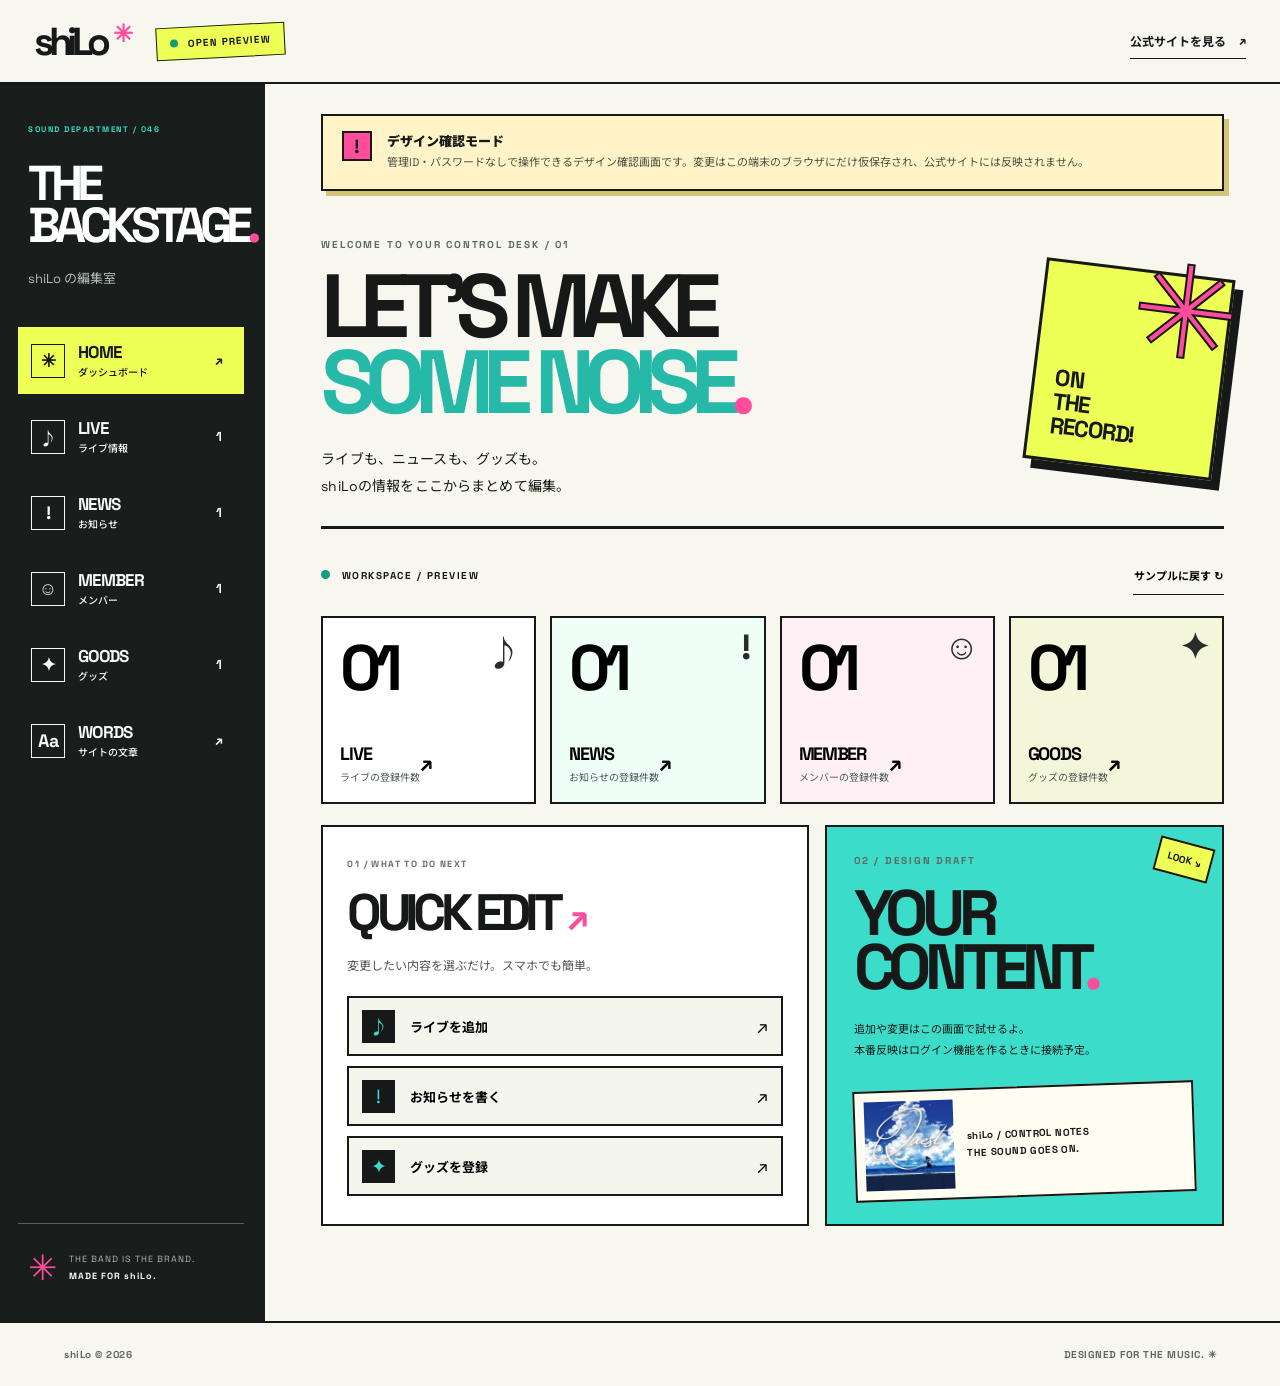
<file: admin/index.html>
<!doctype html>
<html lang="ja">
<head>
<meta charset="utf-8">
<meta name="viewport" content="width=device-width, initial-scale=1">
<meta name="theme-color" content="#f7f7f0">
<meta name="robots" content="noindex,nofollow">
<meta name="description" content="shiLo 管理画面のデザイン確認用プレビュー。ログイン・本番保存は未実装です。">
<title>BACKSTAGE / shiLo — 管理画面デザイン</title>
<link rel="preconnect" href="https://fonts.googleapis.com">
<link rel="preconnect" href="https://fonts.gstatic.com" crossorigin>
<link rel="stylesheet" href="./admin.css?v=backstage-open-20261017">
<script src="./admin.js?v=backstage-open-20261017" defer></script>
</head>
<body>
<a class="skip-link" href="#main">編集エリアへ移動</a>
<header class="topbar">
  <a class="brand" href="../" aria-label="shiLoのホームに戻る">shi<span>Lo</span><b>✳</b></a>
  <span class="studio-chip"><span class="live-dot" aria-hidden="true"></span> OPEN PREVIEW</span>
  <a class="site-link" href="../" target="_blank" rel="noopener noreferrer">公式サイトを見る <span aria-hidden="true">↗</span></a>
</header>
<div class="app-frame">
  <aside class="sidebar" aria-label="管理メニュー">
    <div class="sidebar-title"><span class="sidebar-side">SOUND DEPARTMENT / 046</span><strong>THE<br>BACKSTAGE<span>.</span></strong><p>shiLo の編集室</p></div>
    <nav class="side-nav" aria-label="コンテンツの管理">
      <button type="button" class="nav-item active" data-view="dashboard" aria-current="page"><span class="nav-icon" aria-hidden="true">✳</span><span>HOME<small>ダッシュボード</small></span><span class="nav-arrow">↗</span></button>
      <button type="button" class="nav-item" data-view="events"><span class="nav-icon" aria-hidden="true">♪</span><span>LIVE<small>ライブ情報</small></span><span class="nav-count" data-count="events">0</span></button>
      <button type="button" class="nav-item" data-view="news"><span class="nav-icon" aria-hidden="true">!</span><span>NEWS<small>お知らせ</small></span><span class="nav-count" data-count="news">0</span></button>
      <button type="button" class="nav-item" data-view="members"><span class="nav-icon" aria-hidden="true">☺</span><span>MEMBER<small>メンバー</small></span><span class="nav-count" data-count="members">0</span></button>
      <button type="button" class="nav-item" data-view="goods"><span class="nav-icon" aria-hidden="true">✦</span><span>GOODS<small>グッズ</small></span><span class="nav-count" data-count="goods">0</span></button>
      <button type="button" class="nav-item" data-view="settings"><span class="nav-icon" aria-hidden="true">Aa</span><span>WORDS<small>サイトの文章</small></span><span class="nav-arrow">↗</span></button>
    </nav>
    <div class="sidebar-footer"><span class="little-mark">✳</span><p>THE BAND IS THE BRAND.<br><strong>MADE FOR shiLo.</strong></p></div>
  </aside>

  <main id="main" class="main">
    <div class="notice" role="note"><span class="notice-symbol" aria-hidden="true">!</span><p><strong>デザイン確認モード</strong><span>管理ID・パスワードなしで操作できるデザイン確認画面です。変更はこの端末のブラウザにだけ仮保存され、公式サイトには反映されません。</span></p></div>
    <nav class="mobile-nav" aria-label="スマホ管理メニュー">
      <button type="button" data-mobile-view="dashboard" aria-current="page"><span>✳</span>HOME</button>
      <button type="button" data-mobile-view="events"><span>♪</span>LIVE</button>
      <button type="button" data-mobile-view="news"><span>!</span>NEWS</button>
      <button type="button" data-mobile-view="members"><span>☺</span>MEMBER</button>
      <button type="button" data-mobile-view="goods"><span>✦</span>GOODS</button>
      <button type="button" data-mobile-view="settings"><span>Aa</span>WORDS</button>
    </nav>
    <div id="feedback" class="feedback" role="status" aria-live="polite" hidden></div>

    <section id="dashboard-view" class="view">
      <header class="page-heading"><div><p class="overline">WELCOME TO YOUR CONTROL DESK / 01</p><h1>LET'S MAKE<br><em>SOME NOISE</em><span>.</span></h1><p class="heading-description">ライブも、ニュースも、グッズも。<br>shiLoの情報をここからまとめて編集。</p></div><div class="header-art" aria-hidden="true"><span class="header-art-sun">✳</span><span class="header-art-note">ON<br>THE<br>RECORD!</span></div></header>
      <div class="dashboard-toolbar"><span><span class="online-circle"></span> WORKSPACE / PREVIEW</span><button id="reset-demo" type="button" class="subtle-button">サンプルに戻す <span aria-hidden="true">↻</span></button></div>
      <div id="overview-cards" class="overview-cards"></div>
      <div class="dashboard-bottom">
        <section class="quick-panel">
          <div class="panel-title"><span>01 / WHAT TO DO NEXT</span><h2>QUICK EDIT<span>↗</span></h2></div>
          <p>変更したい内容を選ぶだけ。スマホでも簡単。</p>
          <div class="quick-buttons">
            <button type="button" data-quick-view="events"><span>♪</span><b>ライブを追加</b><span aria-hidden="true">↗</span></button>
            <button type="button" data-quick-view="news"><span>!</span><b>お知らせを書く</b><span aria-hidden="true">↗</span></button>
            <button type="button" data-quick-view="goods"><span>✦</span><b>グッズを登録</b><span aria-hidden="true">↗</span></button>
          </div>
        </section>
        <section class="preview-panel">
          <div class="preview-stamp">LOOK ↘</div><p class="overline">02 / DESIGN DRAFT</p><h2>YOUR<br>CONTENT<span>.</span></h2><p>追加や変更はこの画面で試せるよ。<br>本番反映はログイン機能を作るときに接続予定。</p><div class="mini-cover"><img src="../assets/quest-cover.jpg" alt="shiLo『Quest』ジャケット" loading="lazy"><span>shiLo / CONTROL NOTES<br><b>THE SOUND GOES ON.</b></span></div>
        </section>
      </div>
    </section>

    <section id="collection-view" class="view" hidden>
      <div class="page-heading page-heading-small"><div><p id="section-eyebrow" class="overline">LIVE / EDIT YOUR SOUND</p><h1 id="section-title">LIVE<span>.</span></h1><p id="section-description" class="heading-description">ライブ情報を追加・編集できます。</p></div><div class="section-number" id="section-number">01</div></div>
      <div class="list-toolbar">
        <div class="filter-group" role="group" aria-label="表示を絞り込む"><button type="button" data-filter="all" aria-pressed="true">すべて</button><button type="button" data-filter="published" aria-pressed="false">公開イメージ</button><button type="button" data-filter="draft" aria-pressed="false">下書き</button></div>
        <button id="add-item" class="add-button" type="button"><span aria-hidden="true">＋</span> 新しく追加</button>
      </div>
      <div id="collection-list" class="collection-list"></div>
      <p class="list-note">※ この一覧はデザイン確認用です。本番サイトには表示されません。</p>
    </section>

    <section id="settings-view" class="view" hidden>
      <div class="page-heading page-heading-small"><div><p class="overline">WORDS / YOUR VOICE</p><h1>WORDS<span>.</span></h1><p class="heading-description">トップのキャッチコピーと紹介文を編集する画面。</p></div><div class="section-number">Aa</div></div>
      <form id="settings-form" class="settings-form">
        <div class="settings-card"><span class="field-kicker">01 / TOP MESSAGE</span><label for="setting-tagline">メインのキャッチコピー</label><textarea id="setting-tagline" name="tagline" rows="3" maxlength="130" placeholder="日常に、おしゃぽっぷなBGMを。"></textarea><small>トップページのメッセージに使う想定。</small></div>
        <div class="settings-card"><span class="field-kicker">02 / ABOUT shiLo</span><label for="setting-about">バンドの紹介文</label><textarea id="setting-about" name="about" rows="5" maxlength="700" placeholder="shiLoの紹介文"></textarea><small>ABOUT欄の文章に使う想定。</small></div>
        <div class="settings-actions"><button type="submit" class="primary-button">この端末に仮保存 <span aria-hidden="true">↗</span></button><p>公式サイトには反映しません。</p></div>
      </form>
    </section>
  </main>
</div>
<div id="editor-overlay" class="editor-overlay" hidden>
  <div id="editor-backdrop" class="editor-backdrop" aria-hidden="true"></div>
  <section class="editor-sheet" role="dialog" aria-modal="true" aria-labelledby="editor-heading">
    <header class="editor-header"><div><p id="editor-kicker" class="overline">EDIT / DESIGN PREVIEW</p><h2 id="editor-heading">新しく追加</h2></div><button id="editor-close" type="button" class="icon-close" aria-label="編集を閉じる">×</button></header>
    <form id="editor-form">
      <div id="editor-fields" class="editor-fields"></div>
      <label class="publish-control"><input type="checkbox" name="published"><span><strong>公開イメージにする</strong><small>本番への公開は行いません</small></span><span class="switch-art" aria-hidden="true"></span></label>
      <div class="editor-footer"><button type="button" id="editor-cancel" class="cancel-button">キャンセル</button><button type="submit" class="primary-button">仮保存する <span aria-hidden="true">↗</span></button></div>
    </form>
  </section>
</div>
<footer class="bottom-footer"><span>shiLo © 2026</span><span>DESIGNED FOR THE MUSIC. ✳</span></footer>
</body>
</html>
</file>
<file: admin/admin.css>
@import url('https://fonts.googleapis.com/css2?family=Noto+Sans+JP:wght@400;500;600;700;900&family=Space+Grotesk:wght@400;500;600;700&display=swap');
:root{--paper:#f7f7f0;--ink:#171918;--muted:#656d67;--pink:#ff4c9d;--cyan:#3bdcc9;--acid:#eeff55;--line:#d8dcd3;--white:#fff;--mint:#d5f7e9}
*{box-sizing:border-box}
html{scroll-behavior:smooth;scroll-padding-top:15px}
body{margin:0;color:var(--ink);background:var(--paper);font-family:"Space Grotesk","Noto Sans JP",sans-serif;-webkit-font-smoothing:antialiased}
button,input,textarea,select{font:inherit}
button{cursor:pointer;-webkit-tap-highlight-color:transparent}
a{color:inherit;text-decoration:none}
:focus-visible{outline:3px solid #008e79;outline-offset:3px}
[hidden]{display:none!important}
.skip-link{position:absolute;left:0;top:-80px;z-index:20;background:var(--white);padding:13px}.skip-link:focus{top:0}
.topbar{height:84px;background:var(--paper);border-bottom:2px solid var(--ink);display:flex;align-items:center;gap:23px;padding:0 34px}
.brand{font-size:39px;letter-spacing:-.14em;font-weight:700;white-space:nowrap;line-height:1}.brand span{color:var(--ink)}.brand b{font-size:24px;color:var(--pink);vertical-align:top;margin-left:7px;letter-spacing:0;font-weight:700}
.studio-chip{border:1.5px solid var(--ink);font-size:10px;font-weight:700;letter-spacing:1px;padding:9px 13px;background:var(--acid);transform:rotate(-3deg);white-space:nowrap}
.live-dot{width:8px;height:8px;display:inline-block;background:#189a7b;border-radius:50%;margin-right:6px}
.site-link{font-size:12px;font-weight:700;margin-left:auto;display:flex;align-items:center;gap:13px;border-bottom:1px solid currentColor;padding-block:8px}
.site-link:hover{color:#007b70}
.app-frame{display:grid;grid-template-columns:265px minmax(0,1fr);min-height:calc(100vh - 154px)}
.sidebar{background:#191d1c;color:#fff;padding:32px 18px 27px;display:flex;flex-direction:column;gap:40px;border-right:3px solid #191d1c}
.sidebar-title{padding-inline:10px}
.sidebar-side{font-size:8px;letter-spacing:1.5px;color:var(--cyan);font-weight:700}
.sidebar-title strong{display:block;font-size:49px;letter-spacing:-.12em;line-height:.86;margin:25px 0 22px;white-space:nowrap}
.sidebar-title strong span{color:var(--pink)}
.sidebar-title p{color:#b1bbb7;margin:0;font-size:13px}
.side-nav{display:flex;flex-direction:column;gap:9px}
.nav-item{display:flex;align-items:center;gap:13px;width:100%;border:1px solid transparent;background:transparent;color:#f5f8f4;text-align:left;padding:12px 12px;min-height:67px}
.nav-item:hover{border-color:#67736c;background:#303937}
.nav-item.active{background:var(--acid);color:var(--ink);border-color:var(--acid)}
.nav-item .nav-icon{width:34px;height:34px;border:1px solid currentColor;display:grid;place-items:center;font-size:18px;font-weight:900;flex-shrink:0}
.nav-item>span:nth-child(2){font-size:17px;font-weight:700;letter-spacing:-.04em;line-height:1.1;display:flex;flex-direction:column;gap:5px}
.nav-item small{font-size:10px;font-weight:500;letter-spacing:0}
.nav-count,.nav-arrow{margin-left:auto;font-size:13px;font-weight:700;min-width:24px;text-align:center}
.sidebar-footer{margin-top:auto;padding:18px 10px 0;border-top:1px solid #52605a;display:flex;align-items:center;gap:12px}
.little-mark{font-size:35px;color:var(--pink)}
.sidebar-footer p{font-size:9px;letter-spacing:1px;line-height:1.9;color:#afb6b1}
.sidebar-footer strong{color:#fff}
.main{min-width:0;padding:30px clamp(24px,4.4vw,78px) 95px;max-width:1380px;width:100%;margin:0 auto}
.notice{background:#fff3c7;border:2px solid var(--ink);display:flex;gap:15px;align-items:start;padding:15px 19px;min-height:77px;margin-bottom:47px;box-shadow:5px 5px 0 #d4c576}
.notice-symbol{display:grid;place-items:center;background:var(--pink);border:2px solid var(--ink);font-size:19px;font-weight:900;width:30px;height:30px;flex-shrink:0}
.notice p{margin:0;display:flex;flex-direction:column;gap:4px}
.notice strong{font-size:13px;font-weight:900}
.notice p span{font-size:11px;line-height:1.6;color:#4f5044}
.mobile-nav{display:none}
.feedback{background:#dbf8eb;border-left:5px solid #128b6d;padding:13px 16px;margin:-19px 0 32px;font-size:12px;font-weight:700;line-height:1.7}
.feedback.is-error{background:#ffe3ea;border-left-color:#c12c69}
.overline{font-size:10px;letter-spacing:1.8px;font-weight:700;color:#606963;margin:0 0 17px}
.page-heading{display:flex;gap:25px;justify-content:space-between;align-items:center;padding-bottom:27px;border-bottom:3px solid var(--ink)}
.page-heading h1{font-size:clamp(65px,7vw,114px);font-weight:700;line-height:.85;letter-spacing:-.12em;margin:0 0 26px}
.page-heading h1 em{font-style:normal;color:#27b9a7}.page-heading h1>span{color:var(--pink)}
.heading-description{margin:0;font-size:14px;line-height:1.9;letter-spacing:.01em}
.header-art{width:190px;height:202px;flex-shrink:0;border:3px solid var(--ink);background:var(--acid);transform:rotate(7deg);position:relative;box-shadow:9px 9px 0 var(--ink)}
.header-art-sun{font-size:128px;position:absolute;right:-11px;top:-46px;color:var(--pink);-webkit-text-stroke:2px var(--ink)}
.header-art-note{font-size:23px;line-height:1.04;letter-spacing:-.07em;position:absolute;left:20px;bottom:20px;font-weight:900}
.dashboard-toolbar{display:flex;justify-content:space-between;align-items:center;gap:15px;margin:27px 0 21px}
.dashboard-toolbar>span{font-size:10px;font-weight:700;letter-spacing:1.5px}
.online-circle{height:9px;width:9px;background:#149b80;display:inline-block;border-radius:50%;margin-right:7px}
.subtle-button{border:0;border-bottom:1px solid var(--ink);background:transparent;padding:11px 1px;font-size:11px;font-weight:700;white-space:nowrap}
.subtle-button:hover{color:#00786d}
.overview-cards{display:grid;grid-template-columns:repeat(4,minmax(0,1fr));gap:14px}
.overview-card{background:#fff;border:2px solid var(--ink);padding:18px 17px;min-height:188px;display:flex;flex-direction:column;justify-content:space-between;text-align:left;position:relative;transition:transform .15s;overflow:hidden}
.overview-card:hover{transform:translateY(-4px)}
.overview-card:nth-child(2){background:#effff8}
.overview-card:nth-child(3){background:#fff0f6}
.overview-card:nth-child(4){background:#f4f6da}
.overview-card .card-number{font-size:64px;line-height:1;letter-spacing:-.12em;font-weight:700}
.overview-card .card-symbol{position:absolute;top:7px;right:13px;font-size:35px;font-weight:700;color:#292d2a}
.overview-card .card-title{font-size:18px;letter-spacing:-.07em;font-weight:700}
.overview-card .card-label{font-size:10px;color:#4e5c55;margin-top:4px}
.overview-card .card-foot{display:flex;align-items:center;justify-content:space-between}
.overview-card .card-arrow{font-size:21px;font-weight:900}
.dashboard-bottom{display:grid;grid-template-columns:1.1fr .9fr;gap:16px;margin-top:21px}
.quick-panel,.preview-panel{border:2px solid var(--ink);padding:24px;min-width:0}
.quick-panel{background:#fff}
.panel-title>span{font-size:9px;font-weight:700;letter-spacing:1.4px;color:var(--muted)}
.panel-title h2{font-size:clamp(38px,4vw,58px);line-height:1;margin:15px 0 17px;letter-spacing:-.11em}
.panel-title h2 span{color:var(--pink);margin-left:9px;font-size:.7em}
.quick-panel>p{font-size:12px;line-height:1.8;margin:0 0 19px;color:#505851}
.quick-buttons{display:flex;flex-direction:column;gap:10px}
.quick-buttons button{display:flex;align-items:center;gap:15px;width:100%;min-height:60px;text-align:left;border:2px solid var(--ink);background:#f4f6ed;padding:11px 13px}
.quick-buttons button:hover{background:var(--acid)}
.quick-buttons button>span:first-child{background:var(--ink);color:var(--cyan);height:33px;width:33px;display:grid;place-items:center;font-size:19px}
.quick-buttons button b{font-size:13px}
.quick-buttons button>span:last-child{margin-left:auto;font-size:18px}
.preview-panel{background:var(--cyan);position:relative;overflow:hidden;padding:27px}
.preview-panel .overline{margin-bottom:20px}
.preview-panel h2{font-size:clamp(48px,5vw,76px);line-height:.84;letter-spacing:-.1em;margin:0 0 24px}
.preview-panel h2 span{color:var(--pink)}
.preview-panel>p:not(.overline){font-size:11px;line-height:1.9;max-width:290px}
.preview-stamp{position:absolute;right:10px;top:15px;background:var(--acid);border:2px solid var(--ink);transform:rotate(15deg);padding:9px;font-size:10px;font-weight:900}
.mini-cover{display:flex;align-items:center;gap:13px;background:#fffdf1;border:2px solid var(--ink);padding:9px;max-width:360px;margin-top:25px;transform:rotate(-2deg)}
.mini-cover img{width:89px;height:89px;object-fit:cover}
.mini-cover span{font-size:10px;line-height:1.7;font-weight:700;letter-spacing:.4px}
.page-heading-small{align-items:flex-start;min-height:195px}
.page-heading-small h1{font-size:clamp(74px,9vw,140px);line-height:.9;margin:0 0 16px}
.section-number{font-size:clamp(65px,9vw,126px);line-height:.8;letter-spacing:-.12em;-webkit-text-stroke:2px var(--ink);color:transparent}
.list-toolbar{display:flex;justify-content:space-between;align-items:center;gap:19px;margin:28px 0 20px}
.filter-group{display:flex;flex-wrap:wrap;gap:8px}
.filter-group button{font-size:11px;font-weight:700;background:#fff;border:1px solid #b6bcb4;min-height:42px;padding:9px 13px}
.filter-group button[aria-pressed="true"]{border:2px solid var(--ink);background:var(--acid)}
.add-button{display:flex;align-items:center;gap:10px;min-height:47px;padding:9px 17px;background:var(--ink);color:#fff;border:2px solid var(--ink);font-size:12px;font-weight:700;white-space:nowrap}
.add-button:hover{background:#394940}
.add-button>span{font-size:22px;line-height:1}
.collection-list{display:flex;flex-direction:column;gap:13px}
.entry{display:grid;grid-template-columns:minmax(0,1fr) auto;align-items:center;gap:15px;background:#fff;border:2px solid var(--ink);padding:20px 23px;min-height:111px}
.entry-main{min-width:0}
.entry-top{display:flex;align-items:center;gap:10px;flex-wrap:wrap;margin-bottom:11px}
.entry-name{font-size:clamp(16px,2vw,23px);font-weight:900;margin:0;letter-spacing:-.055em;overflow-wrap:anywhere}
.item-tag{font-size:9px;font-weight:700;letter-spacing:.5px;padding:6px 9px;border:1px solid var(--ink);background:var(--acid);white-space:nowrap}
.item-tag.draft{background:#eeeeeb;color:#5c615e}
.entry-subtitle{color:#656d66;font-size:11px;line-height:1.7;margin:0;overflow-wrap:anywhere}
.entry-buttons{display:flex;align-items:center;gap:8px}
.entry-buttons button{font-size:11px;font-weight:700;padding:10px 14px;min-height:43px;min-width:57px;border:1px solid #b8bdb7;background:#f5f6f0}
.entry-buttons button:hover{background:var(--cyan)}
.entry-buttons .remove{background:#fff1f6;color:#9d2a59}
.entry-buttons .remove:hover{background:#ffd6e6}
.empty-state{background:#fff;border:2px dashed #91988e;min-height:185px;padding:35px 25px;display:flex;flex-direction:column;align-items:center;justify-content:center;text-align:center;gap:9px}
.empty-state>span{font-size:31px;color:var(--pink)}
.empty-state h3{font-size:20px;margin:0}.empty-state p{font-size:11px;margin:0;color:var(--muted);line-height:1.8}
.list-note{font-size:11px;color:var(--muted);line-height:1.7;margin:19px 0 0}
.settings-form{max-width:840px;margin-top:26px;display:grid;gap:20px}
.settings-card{background:#fff;padding:28px;border:2px solid var(--ink);display:flex;flex-direction:column}
.field-kicker{font-size:10px;font-weight:700;letter-spacing:1.4px;color:#62756c;margin-bottom:18px}
.settings-card label{font-size:20px;font-weight:900;margin-bottom:14px}
.settings-card textarea,.editor-fields input:not([type="checkbox"]),.editor-fields textarea,.editor-fields select{width:100%;max-width:100%;border:2px solid #a6ada4;background:#fdfdf9;border-radius:0;color:var(--ink);font-size:16px;line-height:1.6;min-height:50px;padding:13px 14px}
.settings-card textarea{resize:vertical}
.settings-card small{font-size:10px;color:var(--muted);margin-top:12px}
.settings-actions{display:flex;gap:17px;align-items:center;flex-wrap:wrap}
.settings-actions p{font-size:11px;color:var(--muted)}
.primary-button{background:var(--acid);border:2px solid var(--ink);min-height:53px;padding:12px 20px;display:flex;align-items:center;justify-content:space-between;gap:22px;font-size:13px;font-weight:900;color:var(--ink);box-shadow:4px 4px 0 var(--ink)}
.primary-button:hover{background:var(--cyan)}
.primary-button:active{transform:translate(2px,2px);box-shadow:2px 2px 0 var(--ink)}
.editor-overlay{position:fixed;inset:0;z-index:30;display:flex;justify-content:flex-end}
.editor-backdrop{position:absolute;inset:0;background:#090d0ac0}
.editor-sheet{background:var(--paper);height:100%;max-height:100dvh;width:min(100%,580px);position:relative;overflow-y:auto;box-shadow:-6px 0 0 var(--pink);overscroll-behavior:contain}
.editor-header{background:var(--acid);border-bottom:3px solid var(--ink);padding:25px;display:flex;align-items:center;justify-content:space-between;gap:20px}
.editor-header .overline{margin-bottom:12px}
.editor-header h2{font-size:clamp(28px,4vw,45px);line-height:1.1;letter-spacing:-.07em;margin:0}
.icon-close{display:grid;place-items:center;border:2px solid var(--ink);background:#fff;width:45px;height:45px;min-width:45px;font-size:31px}
#editor-form{padding:25px}
.editor-fields{display:grid;grid-template-columns:repeat(2,minmax(0,1fr));gap:17px 15px}
.editor-fields label{font-size:12px;font-weight:700;display:flex;flex-direction:column;gap:10px;min-width:0}
.editor-fields label.wide{grid-column:1/-1}
.editor-fields textarea{resize:vertical}
.editor-fields .field-hint{font-size:10px;line-height:1.5;color:var(--muted);font-weight:400}
.editor-fields .image-preview{display:flex;align-items:center;gap:13px;background:#fff;border:1px dashed #9ca69c;padding:12px}
.editor-fields .image-preview img{width:100px;height:100px;object-fit:cover;display:block}
.editor-fields .image-preview span{font-size:11px;color:#666d68;line-height:1.7}
.editor-fields .image-preview[hidden]{display:none}
.publish-control{position:relative;display:flex;align-items:center;gap:15px;background:#e3f4ee;border:2px solid var(--ink);padding:17px;margin-top:27px;cursor:pointer}
.publish-control>input{accent-color:#087e6b;width:22px;height:22px;flex-shrink:0}
.publish-control>span:nth-child(2){display:flex;flex-direction:column;gap:4px}
.publish-control strong{font-size:13px}
.publish-control small{font-size:10px;color:#636b64}
.switch-art{margin-left:auto;font-size:24px}
.editor-footer{display:flex;justify-content:space-between;align-items:center;gap:16px;border-top:1px solid #b9beb7;margin-top:26px;padding-top:24px}
.cancel-button{background:transparent;border:1px solid var(--ink);min-height:49px;padding:10px 17px;font-size:12px;font-weight:700}
.cancel-button:hover{background:#e4e8df}
.bottom-footer{border-top:2px solid var(--ink);background:var(--paper);display:flex;justify-content:space-between;align-items:center;gap:20px;padding:25px 5%;font-size:10px;font-weight:700;letter-spacing:.5px;color:#606860}
body.modal-open{overflow:hidden}
@media(min-width:1550px){.main{max-width:1450px}}
@media(max-width:1150px){
 .app-frame{grid-template-columns:225px minmax(0,1fr)}
 .sidebar{padding:28px 11px}
 .sidebar-title strong{font-size:42px}
 .nav-item{gap:10px;padding:10px 9px}
 .overview-card{padding:15px 12px;min-height:165px}
 .overview-card .card-number{font-size:53px}
 .dashboard-bottom{grid-template-columns:1fr 1fr}
 .header-art{width:148px;height:170px}
}
@media(max-width:900px){
 .sidebar{display:none}
 .app-frame{display:block}
 .main{padding:19px 5% 65px;max-width:800px}
 .topbar{height:69px;padding:0 5%;gap:13px}
 .brand{font-size:34px}
 .studio-chip{font-size:9px;padding:7px 9px}
 .site-link{font-size:11px}
 .notice{margin-bottom:15px}
 .mobile-nav{display:grid;grid-template-columns:repeat(6,minmax(0,1fr));gap:0;background:#fff;border:2px solid var(--ink);margin-bottom:33px;overflow:hidden}
 .mobile-nav button{min-width:0;display:flex;flex-direction:column;align-items:center;gap:5px;justify-content:center;font-size:9px;font-weight:700;border:0;border-right:1px solid #d6dad5;min-height:64px;padding:6px 1px;background:#fff;letter-spacing:-.03em}
 .mobile-nav button:last-child{border-right:0}
 .mobile-nav button span{font-size:19px;line-height:1;font-weight:900}
 .mobile-nav button[aria-current="page"]{background:var(--acid)}
 .page-heading h1{font-size:clamp(62px,10vw,96px)}
 .overview-cards{gap:12px}
}
@media(max-width:700px){
 .topbar{height:63px}
 .brand{font-size:31px}
 .brand b{font-size:20px}
 .studio-chip{font-size:8px;letter-spacing:.3px}
 .site-link{font-size:10px;gap:5px}
 .main{padding:16px 5% 60px}
 .notice{padding:13px;gap:10px;box-shadow:3px 3px 0 #d4c576}
 .notice strong{font-size:11px}
 .notice p span{font-size:10px}
 .notice-symbol{width:26px;height:26px;font-size:16px}
 .mobile-nav{margin-top:18px;margin-bottom:30px}
 .mobile-nav button{font-size:9px}
 .page-heading{align-items:start;gap:12px;padding-bottom:24px}
 .page-heading h1{font-size:clamp(54px,12.5vw,79px);line-height:.92;margin-bottom:21px}
 .overline{font-size:9px;letter-spacing:1.2px}
 .heading-description{font-size:11px}
 .header-art{display:none}
 .dashboard-toolbar{margin:22px 0 16px}
 .dashboard-toolbar>span{font-size:9px}
 .overview-cards{grid-template-columns:repeat(2,minmax(0,1fr));gap:10px}
 .overview-card{min-height:145px;padding:12px}
 .overview-card .card-number{font-size:52px}
 .overview-card .card-symbol{font-size:29px}
 .overview-card .card-title{font-size:16px}
 .overview-card .card-label{font-size:9px}
 .dashboard-bottom{grid-template-columns:minmax(0,1fr);gap:12px;margin-top:16px}
 .quick-panel,.preview-panel{padding:20px}
 .panel-title h2{font-size:43px}
 .preview-panel h2{font-size:60px}
 .page-heading-small{min-height:0;align-items:flex-start}
 .page-heading-small h1{font-size:clamp(68px,16vw,96px);margin-bottom:14px}
 .section-number{font-size:55px}
 .list-toolbar{flex-direction:column;align-items:stretch;gap:15px;margin:23px 0 17px}
 .filter-group{gap:7px}
 .filter-group button{flex:1;min-width:0;padding:7px;font-size:10px}
 .add-button{justify-content:center;min-height:53px;font-size:13px}
 .entry{grid-template-columns:1fr;padding:15px;gap:14px}
 .entry-top{gap:7px}
 .entry-name{font-size:18px}
 .entry-buttons{display:grid;grid-template-columns:1fr 1fr;gap:9px}
 .entry-buttons button{min-height:45px}
 .settings-card{padding:20px}
 .settings-card label{font-size:17px}
 .settings-actions{display:block}
 .settings-actions .primary-button{width:100%}
 .settings-actions p{text-align:center}
 .editor-sheet{width:100%;max-height:100dvh;box-shadow:none}
 .editor-header{padding:20px}
 #editor-form{padding:19px 15px 28px}
 .editor-fields{grid-template-columns:1fr}
 .editor-fields label{grid-column:1/-1}
 .editor-footer .primary-button{flex:1}
}
@media(max-width:355px){
 .studio-chip{font-size:7px;padding:7px 4px}
 .site-link{font-size:9px}
 .mobile-nav button{font-size:8px}
 .page-heading h1{font-size:13vw}
}
@media(prefers-reduced-motion:reduce){html{scroll-behavior:auto}*,*::before,*::after{transition:none!important;animation:none!important}}
</file>
